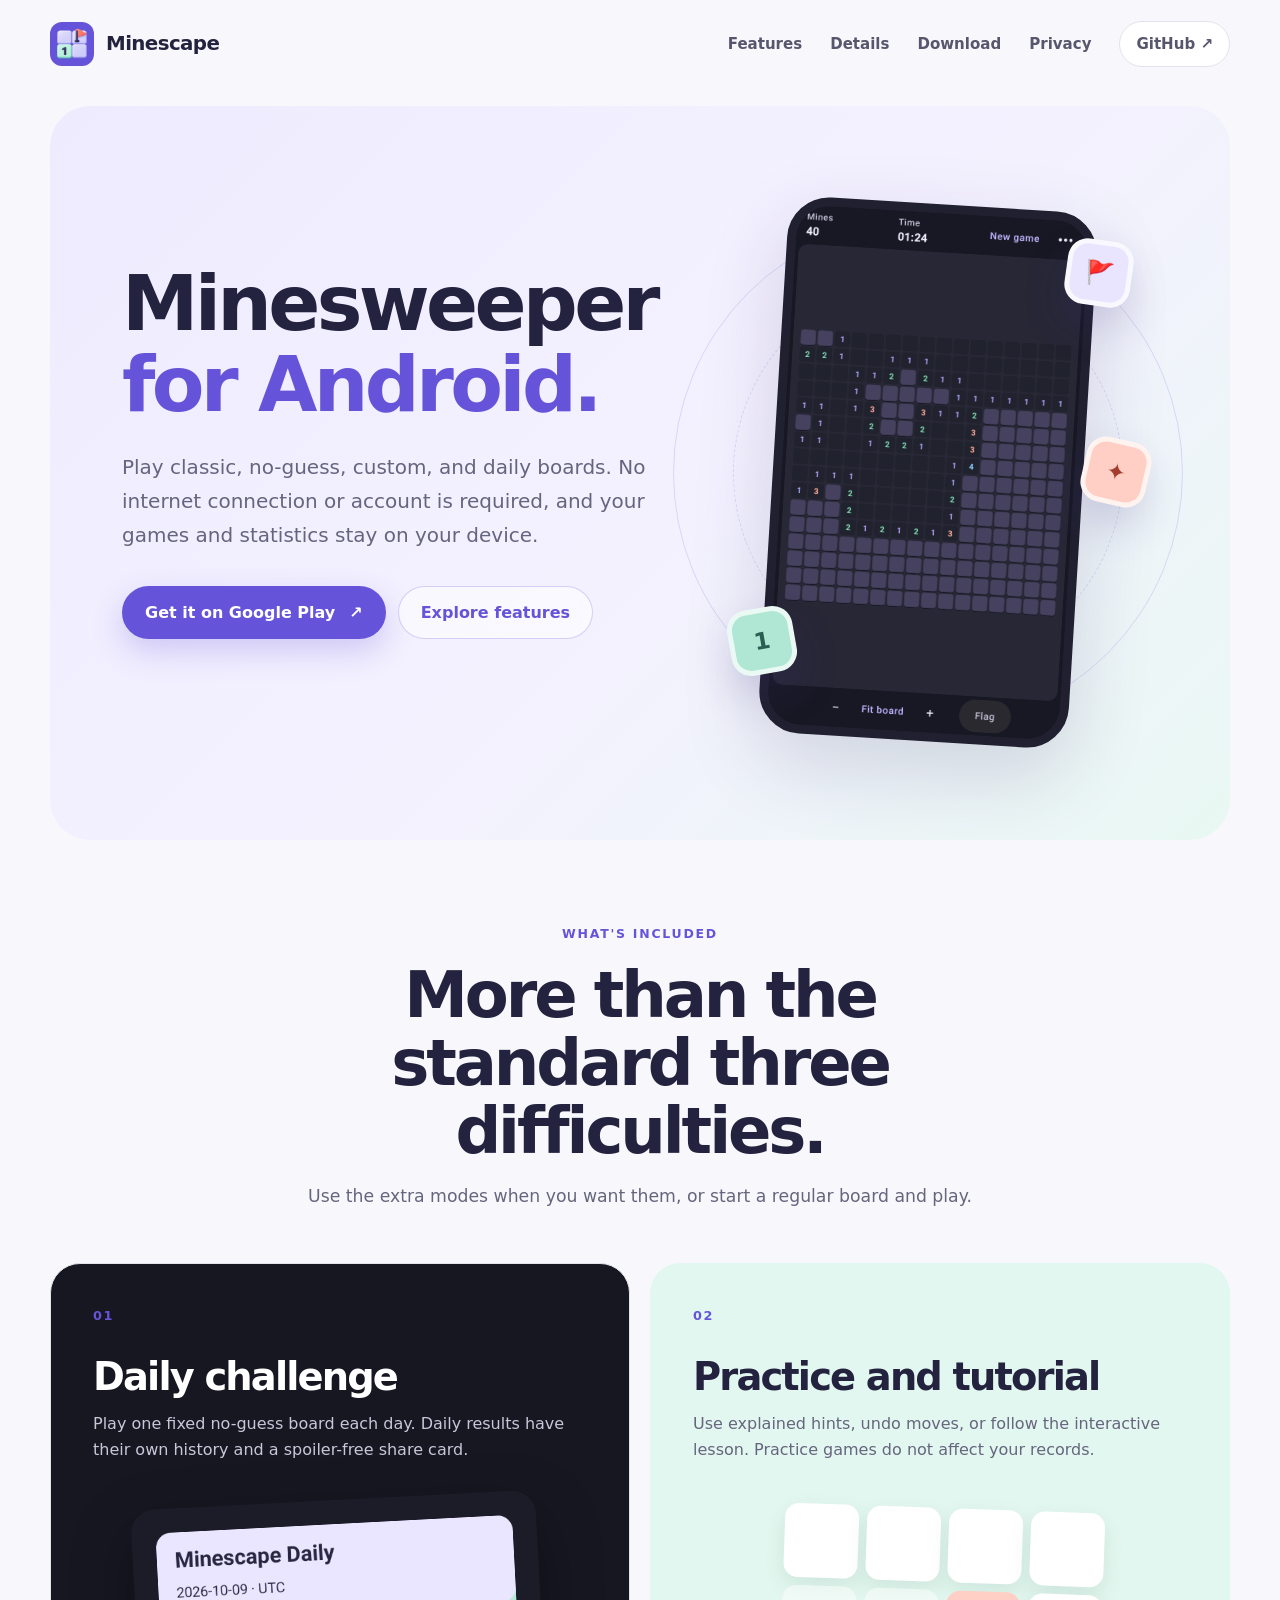
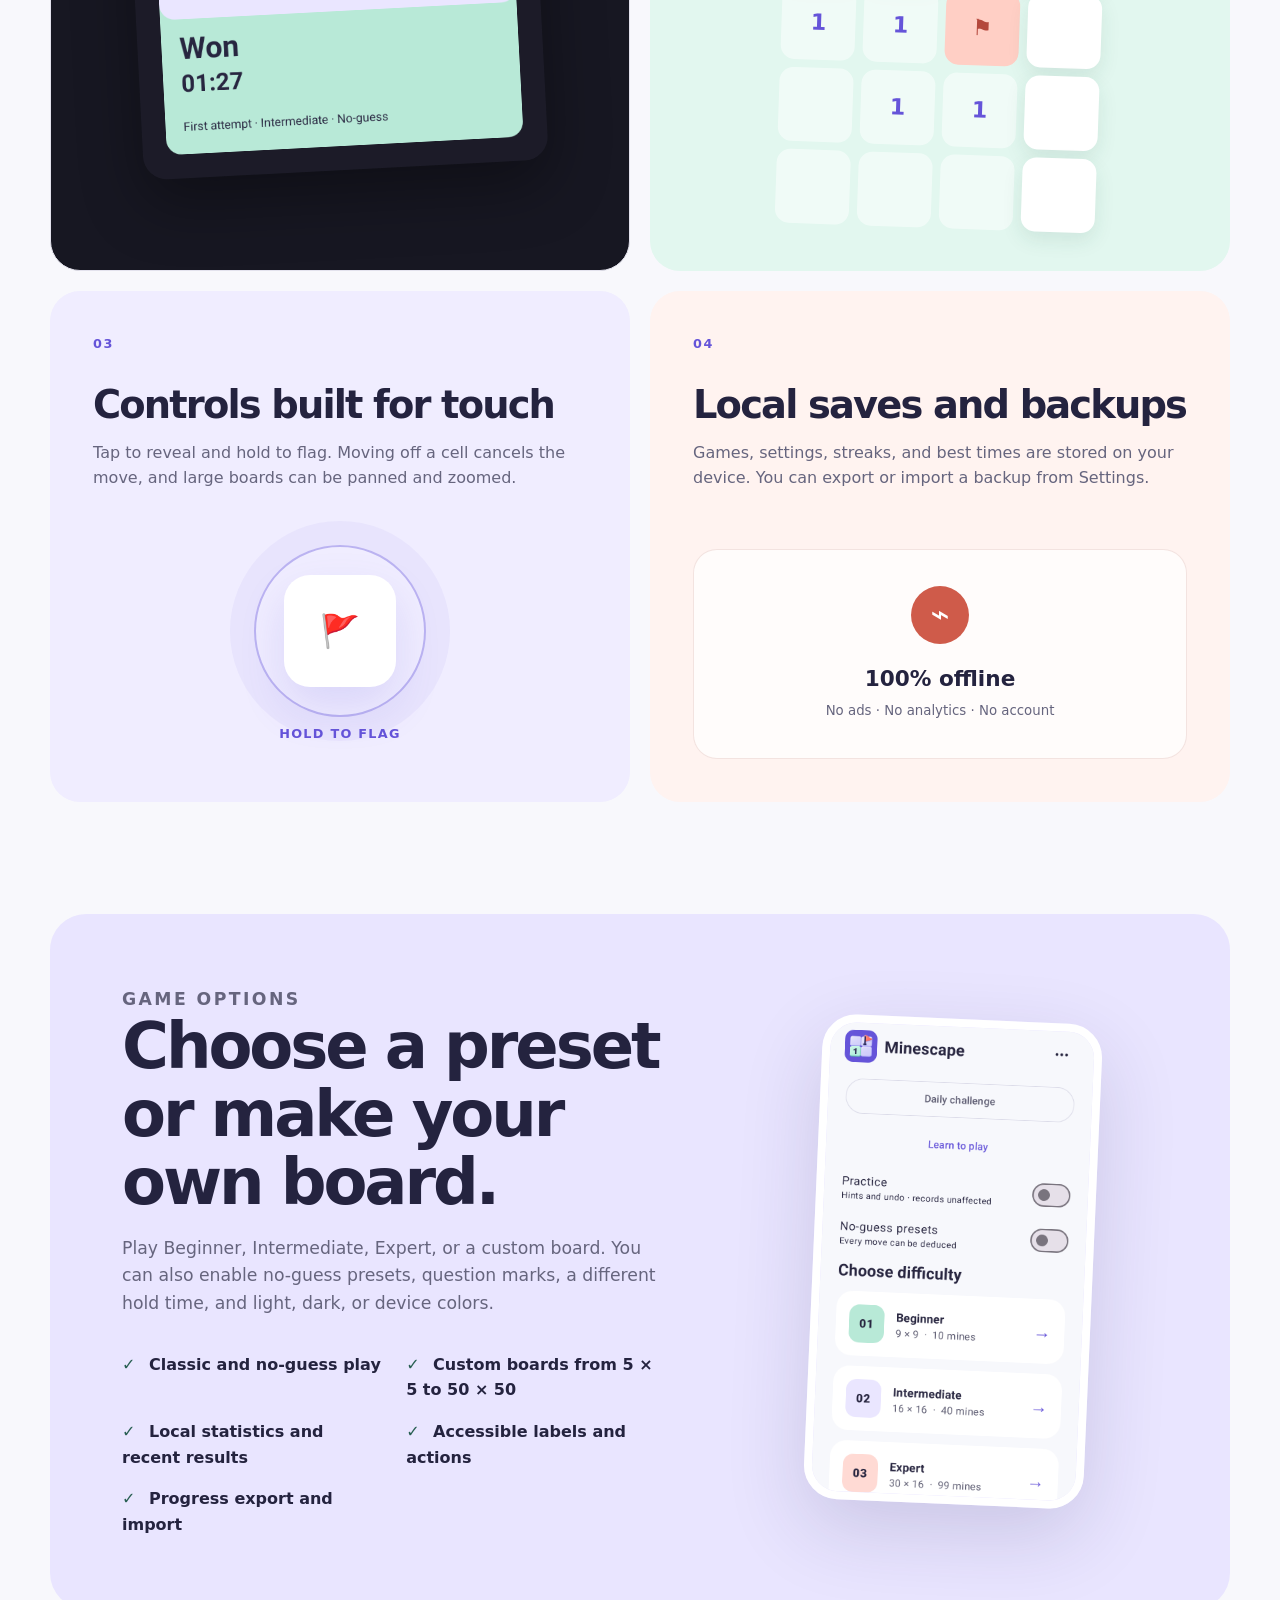
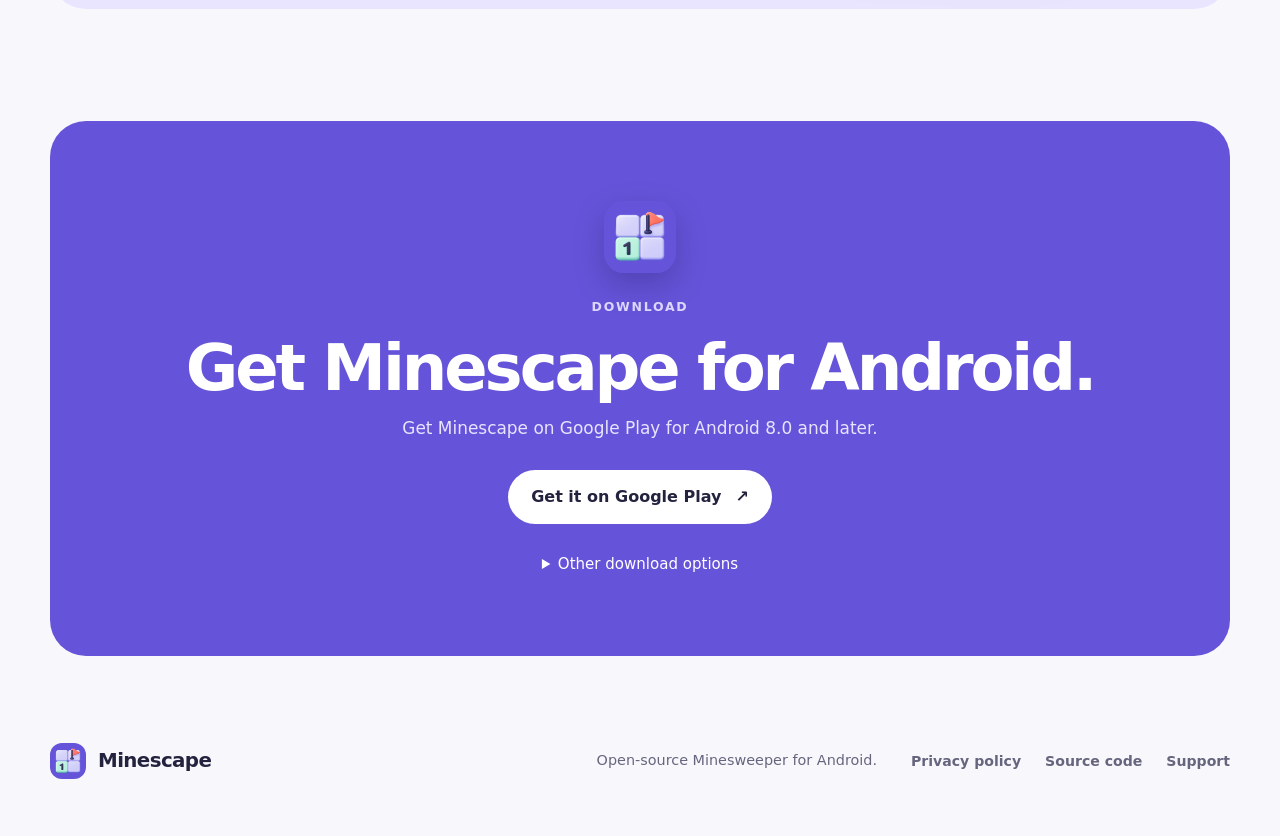
<file: docs/index.html>
<!doctype html>
<html lang="en">
<head>
  <meta charset="utf-8">
  <meta name="viewport" content="width=device-width, initial-scale=1">
  <meta name="theme-color" content="#6554d9">
  <meta name="description" content="Minescape is an offline Minesweeper game for Android with daily challenges, no-guess boards, practice tools, and local statistics.">
  <meta property="og:title" content="Minescape for Android">
  <meta property="og:description" content="Offline Minesweeper for Android, with daily challenges and no-guess boards.">
  <meta property="og:type" content="website">
  <meta property="og:url" content="https://cbulock.github.io/minescape/">
  <meta property="og:image" content="https://cbulock.github.io/minescape/assets/minescape-preview.png">
  <title>Minescape for Android</title>
  <link rel="icon" href="assets/minescape-icon.png" type="image/png">
  <link rel="stylesheet" href="styles.css?v=4">
</head>
<body>
  <a class="skip-link" href="#main">Skip to content</a>
  <header class="site-header">
    <a class="brand" href="./" aria-label="Minescape home">
      <img src="assets/minescape-icon.png" alt="" width="44" height="44">
      <span>Minescape</span>
    </a>
    <nav aria-label="Main navigation">
      <a href="#features">Features</a>
      <a href="#details">Details</a>
      <a href="#download">Download</a>
      <a href="privacy.html">Privacy</a>
      <a class="nav-github" href="https://github.com/cbulock/minescape">GitHub <span aria-hidden="true">↗</span></a>
    </nav>
  </header>

  <main id="main">
    <section class="hero">
      <div class="hero-copy">
        <h1>Minesweeper<br><em>for Android.</em></h1>
        <p class="hero-lede">Play classic, no-guess, custom, and daily boards. No internet connection or account is required, and your games and statistics stay on your device.</p>
        <div class="hero-actions">
          <a class="button button-primary" href="https://play.google.com/store/apps/details?id=com.cbulock.minescape">Get it on Google Play <span aria-hidden="true">↗</span></a>
          <a class="button button-secondary" href="#features">Explore features</a>
        </div>
      </div>

      <div class="hero-visual" aria-label="Minescape game preview">
        <div class="orbit orbit-one"></div>
        <div class="orbit orbit-two"></div>
        <figure class="phone phone-main">
          <img src="assets/game-dark.png" alt="A Minescape game board in dark mode" width="720" height="1280">
        </figure>
        <div class="floating-tile tile-flag" aria-hidden="true">🚩</div>
        <div class="floating-tile tile-one" aria-hidden="true">1</div>
        <div class="floating-tile tile-mine" aria-hidden="true">✦</div>
      </div>
    </section>

    <section class="feature-intro" id="features">
      <p class="section-kicker">What's included</p>
      <h2>More than the standard three difficulties.</h2>
      <p>Use the extra modes when you want them, or start a regular board and play.</p>
    </section>

    <section class="feature-grid" aria-label="Features">
      <article class="feature feature-daily">
        <div class="feature-copy">
          <span class="feature-number">01</span>
          <h3>Daily challenge</h3>
          <p>Play one fixed no-guess board each day. Daily results have their own history and a spoiler-free share card.</p>
        </div>
        <img src="assets/daily-share.png" alt="A Minescape Daily result card showing a win" width="1080" height="720" loading="lazy">
      </article>

      <article class="feature feature-practice">
        <div class="feature-copy">
          <span class="feature-number">02</span>
          <h3>Practice and tutorial</h3>
          <p>Use explained hints, undo moves, or follow the interactive lesson. Practice games do not affect your records.</p>
        </div>
        <div class="practice-board" aria-hidden="true">
          <span class="covered"></span><span class="covered"></span><span class="covered"></span><span class="covered"></span>
          <span class="open one">1</span><span class="open one">1</span><span class="flag">⚑</span><span class="covered"></span>
          <span class="open"></span><span class="open one">1</span><span class="open one">1</span><span class="covered"></span>
          <span class="open"></span><span class="open"></span><span class="open"></span><span class="covered"></span>
        </div>
      </article>

      <article class="feature feature-control">
        <div class="feature-copy">
          <span class="feature-number">03</span>
          <h3>Controls built for touch</h3>
          <p>Tap to reveal and hold to flag. Moving off a cell cancels the move, and large boards can be panned and zoomed.</p>
        </div>
        <div class="gesture-demo" aria-hidden="true">
          <div class="gesture-cell">🚩</div>
          <div class="gesture-ring"></div>
          <p>Hold to flag</p>
        </div>
      </article>

      <article class="feature feature-local">
        <div class="feature-copy">
          <span class="feature-number">04</span>
          <h3>Local saves and backups</h3>
          <p>Games, settings, streaks, and best times are stored on your device. You can export or import a backup from Settings.</p>
        </div>
        <div class="local-badge" aria-hidden="true">
          <span>⌁</span>
          <strong>100% offline</strong>
          <small>No ads · No analytics · No account</small>
        </div>
      </article>
    </section>

    <section class="detail-section" id="details">
      <div class="detail-copy">
        <p class="section-kicker">Game options</p>
        <h2>Choose a preset or make your own board.</h2>
        <p>Play Beginner, Intermediate, Expert, or a custom board. You can also enable no-guess presets, question marks, a different hold time, and light, dark, or device colors.</p>
        <ul class="check-list">
          <li><span>✓</span> Classic and no-guess play</li>
          <li><span>✓</span> Custom boards from 5 × 5 to 50 × 50</li>
          <li><span>✓</span> Local statistics and recent results</li>
          <li><span>✓</span> Accessible labels and actions</li>
          <li><span>✓</span> Progress export and import</li>
        </ul>
      </div>
      <figure class="detail-preview">
        <img src="assets/home.png" alt="Minescape home screen with daily challenge, practice, no-guess, and difficulty controls" width="720" height="1280" loading="lazy">
      </figure>
    </section>

    <section class="closing" id="download" aria-labelledby="download-title">
      <img src="assets/minescape-icon.png" alt="" width="72" height="72" loading="lazy">
      <p class="section-kicker">Download</p>
      <h2 id="download-title">Get Minescape for Android.</h2>
      <p>Get Minescape on Google Play for Android 8.0 and later.</p>
      <a class="button button-light" href="https://play.google.com/store/apps/details?id=com.cbulock.minescape">Get it on Google Play <span aria-hidden="true">↗</span></a>
      <details class="download-options">
        <summary>Other download options</summary>
        <p><a href="https://github.com/cbulock/minescape/releases/latest/download/minescape.apk">Download the APK directly</a>. Open the file on your Android device, then allow installation from your browser or file manager when Android asks.</p>
        <p class="download-links"><a href="https://github.com/cbulock/minescape/releases">APK release notes and checksums</a></p>
      </details>
    </section>
  </main>

  <footer>
    <a class="brand footer-brand" href="./"><img src="assets/minescape-icon.png" alt="" width="36" height="36"><span>Minescape</span></a>
    <p>Open-source Minesweeper for Android.</p>
    <div class="footer-links">
      <a href="privacy.html">Privacy policy</a>
      <a href="https://github.com/cbulock/minescape">Source code</a>
      <a href="https://github.com/cbulock/minescape/issues">Support</a>
    </div>
  </footer>
</body>
</html>
</file>
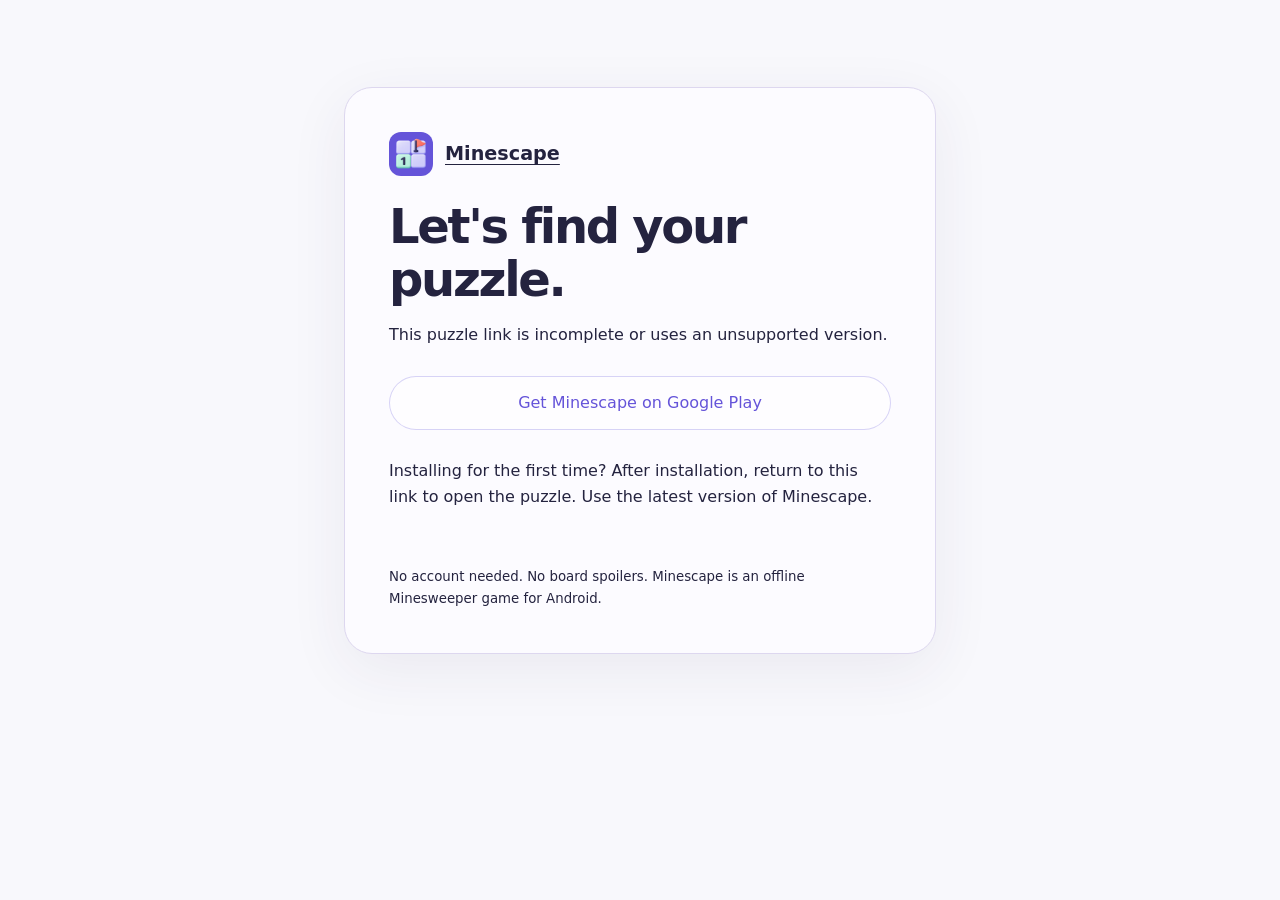
<file: docs/play/index.html>
<!doctype html>
<html lang="en">
<head>
  <meta charset="utf-8">
  <meta name="viewport" content="width=device-width, initial-scale=1">
  <meta name="theme-color" content="#6554d9">
  <meta name="referrer" content="no-referrer">
  <meta name="description" content="A Minescape puzzle is waiting for you. Open it in the Android app or install Minescape to play.">
  <meta property="og:title" content="Play a Minescape puzzle">
  <meta property="og:description" content="Same board. Your own deductions. A shared Minesweeper challenge for Android.">
  <title>Play a shared puzzle · Minescape</title>
  <link rel="icon" href="../assets/minescape-icon.png">
  <link rel="stylesheet" href="../styles.css?v=4">
  <style>
    .challenge-shell{max-width:640px;margin:7vh auto;padding:24px}
    .challenge-card{background:#fcfbff;border:1px solid #ddd7ef;border-radius:28px;padding:clamp(24px,5vw,44px);box-shadow:0 16px 60px #34285a12}
    .challenge-card h1{font-size:clamp(2rem,7vw,3rem);line-height:1.1;margin:24px 0 16px}
    .challenge-card p{line-height:1.65}.challenge-actions{display:flex;flex-direction:column;gap:12px;margin:28px 0}
    .challenge-actions .button{text-align:center;justify-content:center;font:inherit;cursor:pointer}
    .challenge-card textarea{width:100%;box-sizing:border-box;min-height:90px;border:1px solid #b8afce;border-radius:12px;padding:12px;font:inherit;background:#fff;color:#282640;overflow-wrap:anywhere}
    .challenge-card small{display:block;line-height:1.6}.challenge-card [hidden]{display:none}.challenge-brand{display:flex;align-items:center;gap:12px;font-weight:700;font-size:1.2rem}
    .challenge-brand img{width:44px;height:44px;border-radius:12px}#status{min-height:1.5em}
  </style>
  <script src="play.js" defer></script>
</head>
<body>
  <main class="challenge-shell">
    <article class="challenge-card">
      <a class="challenge-brand" href="../"><img src="../assets/minescape-icon.png" alt="">Minescape</a>
      <h1 id="title">A puzzle is waiting.</h1>
      <p id="description">Open a shared Minescape link to play the same puzzle on your Android device.</p>
      <div class="challenge-actions">
        <a class="button button-primary" id="open-app" hidden>Open in Minescape</a>
        <a class="button button-secondary" href="https://play.google.com/store/apps/details?id=com.cbulock.minescape">Get Minescape on Google Play</a>
        <button class="button button-secondary" id="copy-link" type="button" hidden>Copy puzzle link</button>
      </div>
      <p id="instructions" hidden>Already installed? Choose <strong>Open in Minescape</strong>. If your browser stays here, copy the link and choose <strong>Open shared board</strong> in the app menu.</p>
      <p>Installing for the first time? After installation, return to this link to open the puzzle. Use the latest version of Minescape.</p>
      <label id="manual-label" for="manual-link" hidden>Puzzle link — select and copy</label>
      <textarea id="manual-link" readonly hidden></textarea>
      <p id="status" role="status" aria-live="polite"></p>
      <small>No account needed. No board spoilers. Minescape is an offline Minesweeper game for Android.</small>
      <noscript><p>Enable JavaScript to open this puzzle, or copy this page's full address and paste it into Minescape's <strong>Open shared board</strong> menu.</p></noscript>
    </article>
  </main>
</body>
</html>
</file>
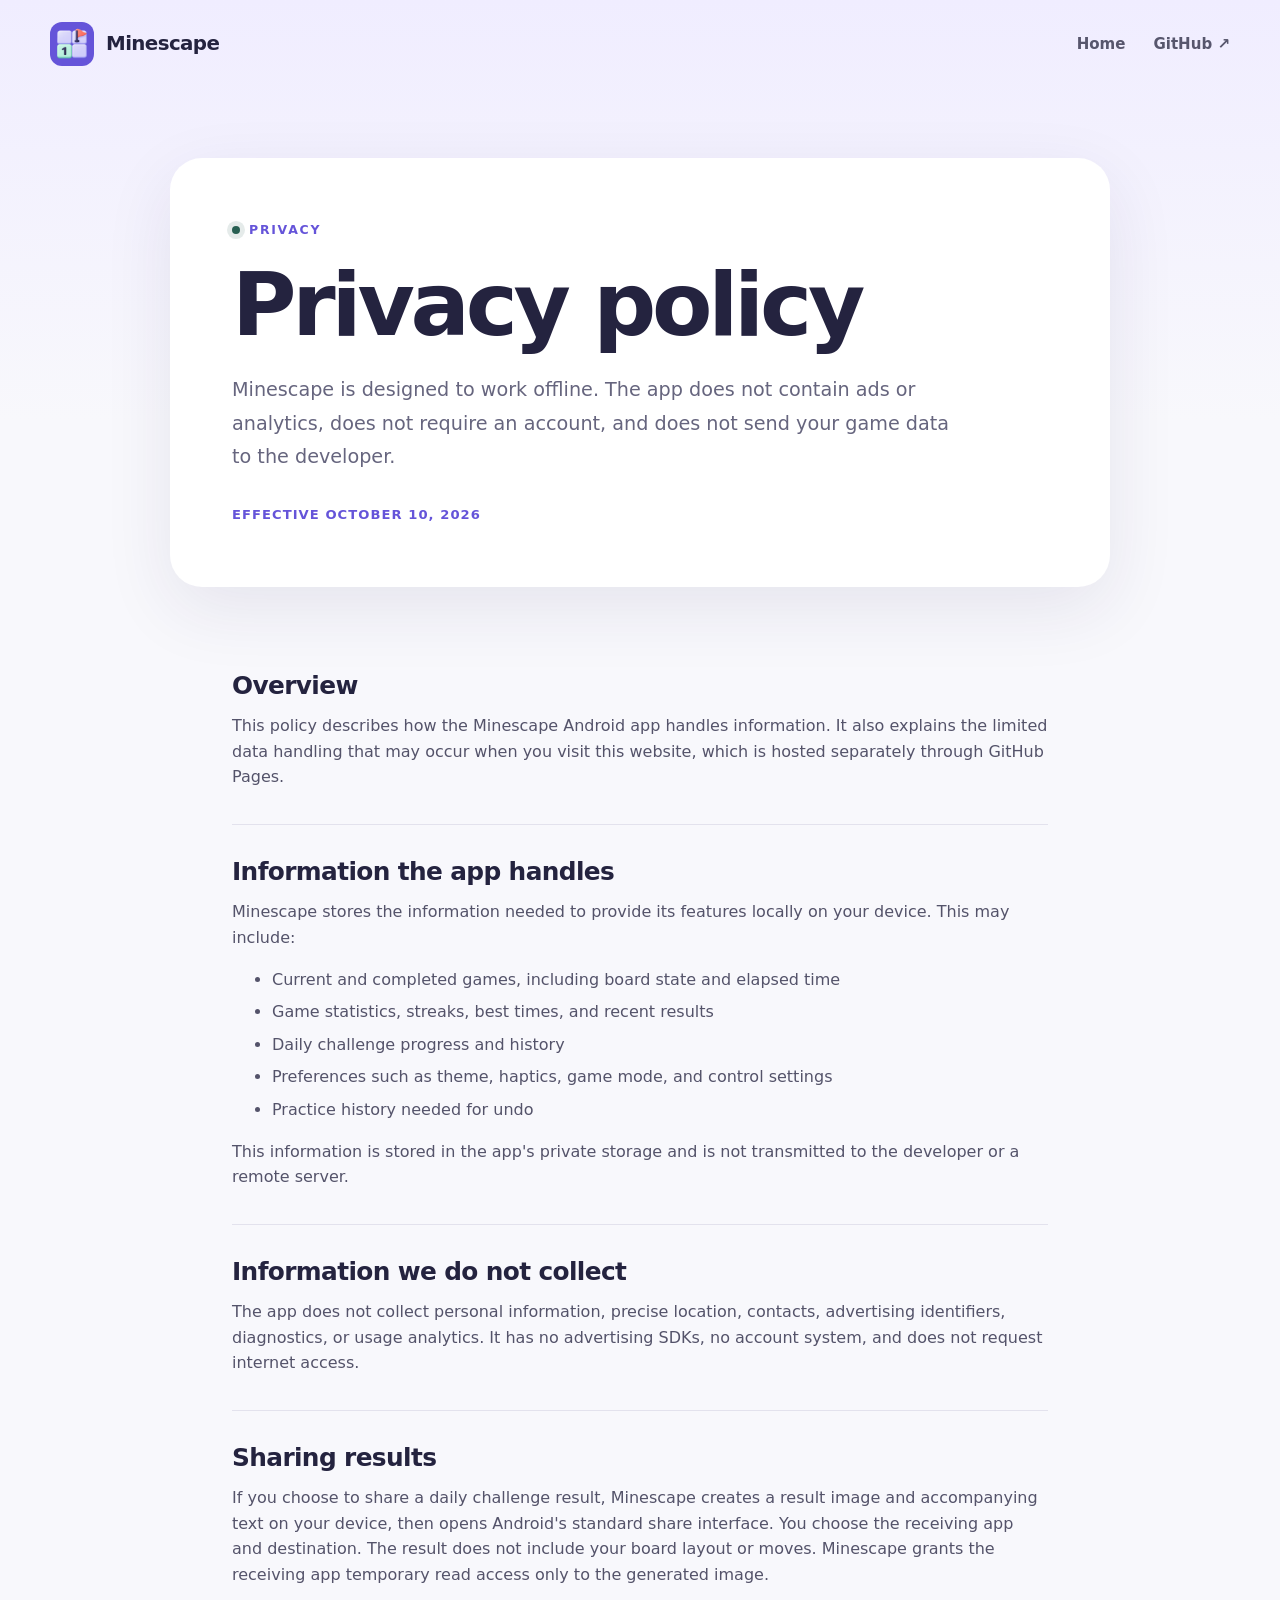
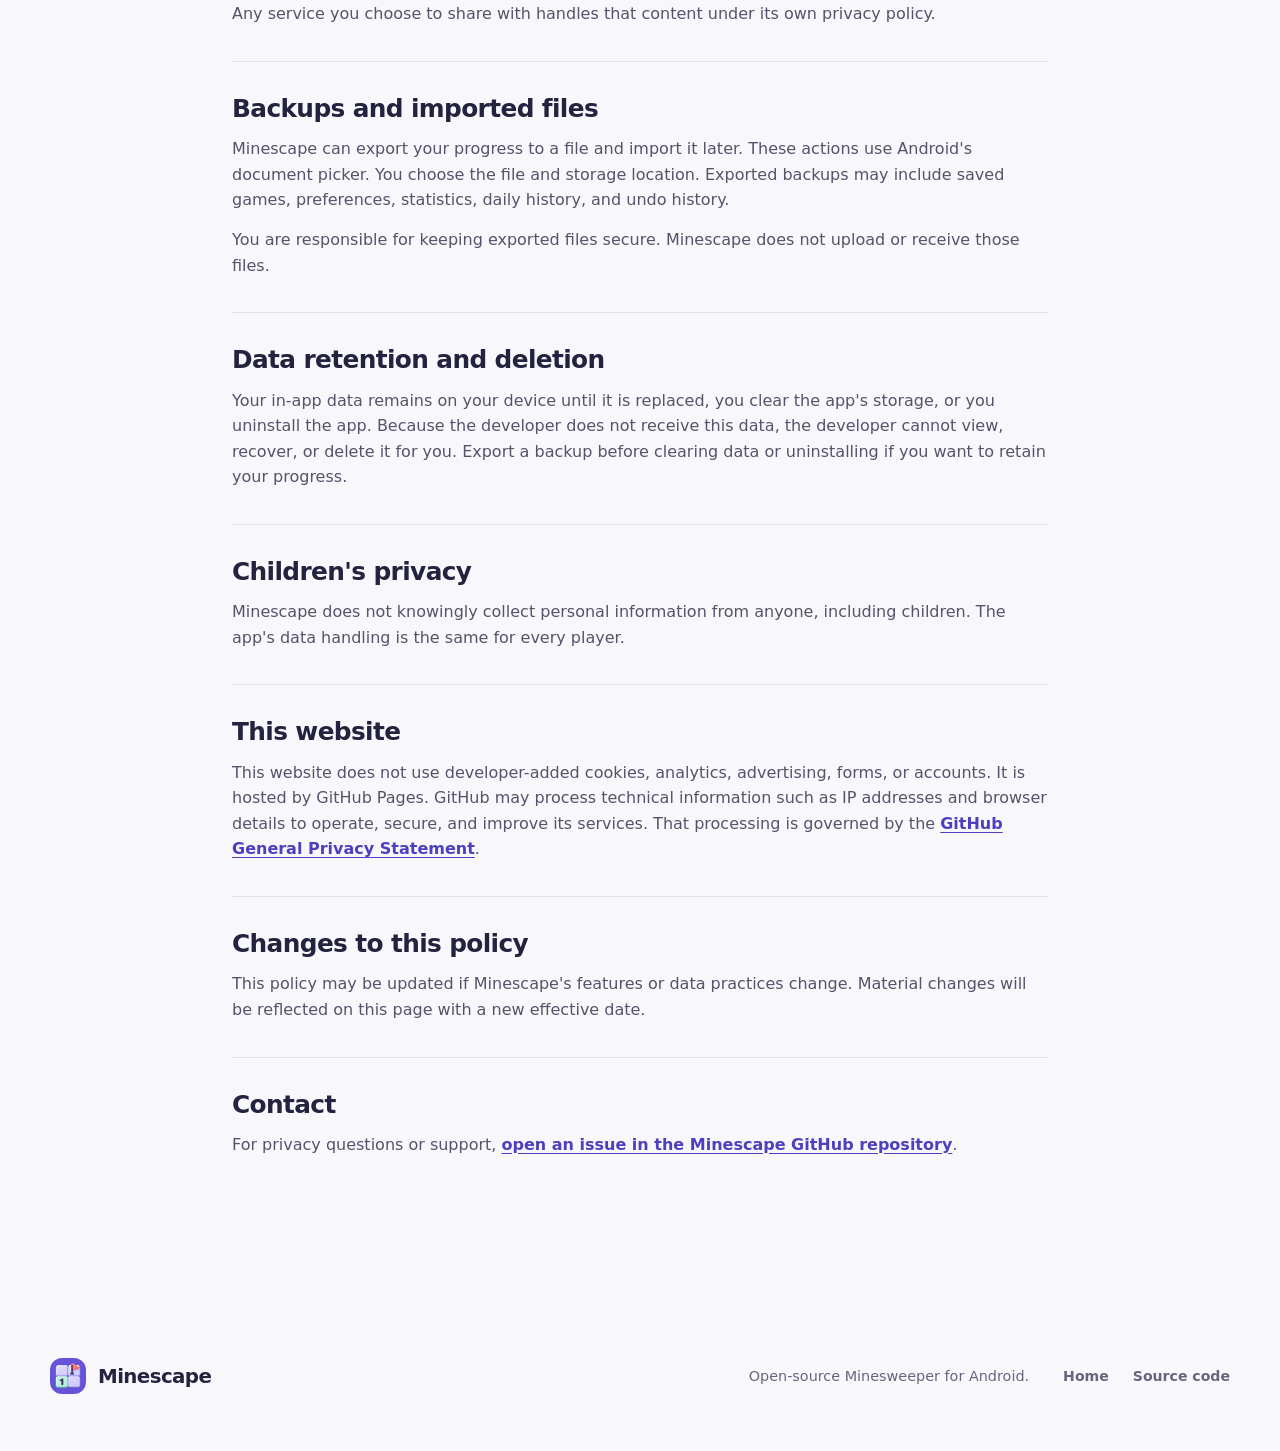
<file: docs/privacy.html>
<!doctype html>
<html lang="en">
<head>
  <meta charset="utf-8">
  <meta name="viewport" content="width=device-width, initial-scale=1">
  <meta name="theme-color" content="#6554d9">
  <meta name="description" content="Privacy policy for the Minescape Android app.">
  <title>Privacy Policy · Minescape</title>
  <link rel="icon" href="assets/minescape-icon.png" type="image/png">
  <link rel="stylesheet" href="styles.css?v=2">
</head>
<body class="policy-page">
  <a class="skip-link" href="#main">Skip to content</a>
  <header class="site-header">
    <a class="brand" href="./" aria-label="Minescape home">
      <img src="assets/minescape-icon.png" alt="" width="44" height="44">
      <span>Minescape</span>
    </a>
    <nav aria-label="Main navigation">
      <a href="./">Home</a>
      <a href="https://github.com/cbulock/minescape">GitHub <span aria-hidden="true">↗</span></a>
    </nav>
  </header>

  <main id="main" class="policy-layout">
    <header class="policy-title">
      <p class="eyebrow"><span></span> Privacy</p>
      <h1>Privacy policy</h1>
      <p class="policy-summary">Minescape is designed to work offline. The app does not contain ads or analytics, does not require an account, and does not send your game data to the developer.</p>
      <p class="effective-date">Effective October 10, 2026</p>
    </header>

    <article class="policy-content">
      <section>
        <h2>Overview</h2>
        <p>This policy describes how the Minescape Android app handles information. It also explains the limited data handling that may occur when you visit this website, which is hosted separately through GitHub Pages.</p>
      </section>

      <section>
        <h2>Information the app handles</h2>
        <p>Minescape stores the information needed to provide its features locally on your device. This may include:</p>
        <ul>
          <li>Current and completed games, including board state and elapsed time</li>
          <li>Game statistics, streaks, best times, and recent results</li>
          <li>Daily challenge progress and history</li>
          <li>Preferences such as theme, haptics, game mode, and control settings</li>
          <li>Practice history needed for undo</li>
        </ul>
        <p>This information is stored in the app's private storage and is not transmitted to the developer or a remote server.</p>
      </section>

      <section>
        <h2>Information we do not collect</h2>
        <p>The app does not collect personal information, precise location, contacts, advertising identifiers, diagnostics, or usage analytics. It has no advertising SDKs, no account system, and does not request internet access.</p>
      </section>

      <section>
        <h2>Sharing results</h2>
        <p>If you choose to share a daily challenge result, Minescape creates a result image and accompanying text on your device, then opens Android's standard share interface. You choose the receiving app and destination. The result does not include your board layout or moves. Minescape grants the receiving app temporary read access only to the generated image.</p>
        <p>Any service you choose to share with handles that content under its own privacy policy.</p>
      </section>

      <section>
        <h2>Backups and imported files</h2>
        <p>Minescape can export your progress to a file and import it later. These actions use Android's document picker. You choose the file and storage location. Exported backups may include saved games, preferences, statistics, daily history, and undo history.</p>
        <p>You are responsible for keeping exported files secure. Minescape does not upload or receive those files.</p>
      </section>

      <section>
        <h2>Data retention and deletion</h2>
        <p>Your in-app data remains on your device until it is replaced, you clear the app's storage, or you uninstall the app. Because the developer does not receive this data, the developer cannot view, recover, or delete it for you. Export a backup before clearing data or uninstalling if you want to retain your progress.</p>
      </section>

      <section>
        <h2>Children's privacy</h2>
        <p>Minescape does not knowingly collect personal information from anyone, including children. The app's data handling is the same for every player.</p>
      </section>

      <section>
        <h2>This website</h2>
        <p>This website does not use developer-added cookies, analytics, advertising, forms, or accounts. It is hosted by GitHub Pages. GitHub may process technical information such as IP addresses and browser details to operate, secure, and improve its services. That processing is governed by the <a href="https://docs.github.com/en/site-policy/privacy-policies/github-general-privacy-statement">GitHub General Privacy Statement</a>.</p>
      </section>

      <section>
        <h2>Changes to this policy</h2>
        <p>This policy may be updated if Minescape's features or data practices change. Material changes will be reflected on this page with a new effective date.</p>
      </section>

      <section>
        <h2>Contact</h2>
        <p>For privacy questions or support, <a href="https://github.com/cbulock/minescape/issues">open an issue in the Minescape GitHub repository</a>.</p>
      </section>
    </article>
  </main>

  <footer>
    <a class="brand footer-brand" href="./"><img src="assets/minescape-icon.png" alt="" width="36" height="36"><span>Minescape</span></a>
    <p>Open-source Minesweeper for Android.</p>
    <div class="footer-links"><a href="./">Home</a><a href="https://github.com/cbulock/minescape">Source code</a></div>
  </footer>
</body>
</html>
</file>
<file: docs/styles.css>
:root {
  color-scheme: light;
  --ink: #24233f;
  --muted: #66657e;
  --purple: #6554d9;
  --purple-dark: #4c3fc0;
  --lavender: #e9e5ff;
  --lavender-light: #f7f5ff;
  --mint: #afe7d4;
  --mint-dark: #285f52;
  --coral: #ffcfc5;
  --paper: #f8f8fc;
  --white: #fff;
  --night: #171722;
  --border: #e3e2ed;
  --shadow: 0 28px 80px rgba(43, 36, 94, .16);
  --max: 1180px;
}

* { box-sizing: border-box; }

html { scroll-behavior: smooth; }

body {
  margin: 0;
  color: var(--ink);
  background: var(--paper);
  font-family: Inter, ui-sans-serif, system-ui, -apple-system, BlinkMacSystemFont, "Segoe UI", sans-serif;
  line-height: 1.6;
  text-rendering: optimizeLegibility;
}

a { color: inherit; text-underline-offset: .2em; }
img { display: block; max-width: 100%; height: auto; }

.skip-link {
  position: fixed;
  z-index: 100;
  top: 12px;
  left: 12px;
  padding: 10px 16px;
  border-radius: 9px;
  background: var(--ink);
  color: white;
  transform: translateY(-150%);
}
.skip-link:focus { transform: translateY(0); }

.site-header {
  width: min(calc(100% - 40px), var(--max));
  min-height: 88px;
  margin: 0 auto;
  display: flex;
  align-items: center;
  justify-content: space-between;
  gap: 28px;
}

.brand {
  display: inline-flex;
  align-items: center;
  gap: 12px;
  color: var(--ink);
  font-size: 1.24rem;
  font-weight: 800;
  letter-spacing: -.03em;
  text-decoration: none;
}
.brand img { border-radius: 12px; }

nav { display: flex; align-items: center; gap: 28px; }
nav a { color: #57566d; font-size: .94rem; font-weight: 650; text-decoration: none; }
nav a:hover, nav a:focus-visible { color: var(--purple); }
.nav-github { padding: 10px 16px; border: 1px solid var(--border); border-radius: 999px; background: var(--white); }

.hero {
  width: min(calc(100% - 40px), var(--max));
  min-height: 680px;
  margin: 18px auto 84px;
  padding: 82px 72px;
  display: grid;
  grid-template-columns: 1.05fr .95fr;
  align-items: center;
  gap: 64px;
  overflow: hidden;
  border-radius: 40px;
  background: linear-gradient(135deg, #eeebff 0%, #f4f1ff 54%, #e9f8f3 100%);
}

.eyebrow, .section-kicker {
  margin: 0 0 18px;
  color: var(--purple);
  font-size: .78rem;
  font-weight: 850;
  letter-spacing: .14em;
  text-transform: uppercase;
}
.eyebrow { display: flex; align-items: center; gap: 9px; }
.eyebrow span { width: 8px; height: 8px; border-radius: 50%; background: var(--mint-dark); box-shadow: 0 0 0 5px rgba(40, 95, 82, .12); }

h1, h2, h3 { margin-top: 0; line-height: 1.06; letter-spacing: -.048em; }
h1 { max-width: 690px; margin-bottom: 24px; font-size: clamp(3.1rem, 6vw, 5.8rem); }
h1 em { color: var(--purple); font-style: normal; }
.hero-lede { max-width: 590px; margin: 0; color: var(--muted); font-size: clamp(1.05rem, 1.8vw, 1.25rem); line-height: 1.7; }

.hero-actions { margin: 34px 0 44px; display: flex; flex-wrap: wrap; gap: 12px; }
.button {
  min-height: 52px;
  padding: 13px 22px;
  display: inline-flex;
  align-items: center;
  justify-content: center;
  gap: 14px;
  border: 1px solid transparent;
  border-radius: 999px;
  font-weight: 750;
  text-decoration: none;
  transition: transform .2s ease, box-shadow .2s ease, background .2s ease;
}
.button:hover { transform: translateY(-2px); }
.button-primary { color: white; background: var(--purple); box-shadow: 0 12px 30px rgba(101, 84, 217, .25); }
.button-primary:hover { background: var(--purple-dark); box-shadow: 0 16px 34px rgba(101, 84, 217, .31); }
.button-secondary { border-color: rgba(101, 84, 217, .25); color: var(--purple); background: rgba(255, 255, 255, .55); }
.button-light { color: var(--ink); background: white; }

.hero-visual { position: relative; min-height: 570px; display: grid; place-items: center; }
.phone { position: relative; z-index: 2; margin: 0; overflow: hidden; border: 9px solid #202030; border-radius: 42px; background: var(--night); box-shadow: var(--shadow); }
.phone-main { width: min(310px, 68vw); transform: rotate(3.5deg); }
.phone img { width: 100%; }
.orbit { position: absolute; border: 1px solid rgba(101, 84, 217, .18); border-radius: 50%; }
.orbit-one { width: 510px; height: 510px; }
.orbit-two { width: 390px; height: 390px; border-style: dashed; }
.floating-tile { position: absolute; z-index: 3; width: 66px; aspect-ratio: 1; display: grid; place-items: center; border: 5px solid rgba(255,255,255,.75); border-radius: 20px; box-shadow: 0 20px 40px rgba(62, 51, 134, .18); font-size: 1.45rem; font-weight: 900; }
.tile-flag { top: 52px; right: 1%; background: var(--lavender); transform: rotate(8deg); }
.tile-one { bottom: 84px; left: 2%; color: var(--mint-dark); background: var(--mint); transform: rotate(-10deg); }
.tile-mine { top: 44%; right: -3%; color: #a43d2f; background: var(--coral); transform: rotate(13deg); }

.feature-intro { max-width: 780px; margin: 0 auto 52px; padding: 0 28px; text-align: center; }
.feature-intro h2, .detail-copy h2, .closing h2 { margin-bottom: 18px; font-size: clamp(2.3rem, 5vw, 4.2rem); }
.feature-intro > p:last-child, .detail-copy > p { margin: 0; color: var(--muted); font-size: 1.08rem; }

.feature-grid { width: min(calc(100% - 40px), var(--max)); margin: 0 auto 112px; display: grid; grid-template-columns: repeat(2, 1fr); gap: 20px; }
.feature { min-height: 480px; padding: 42px; overflow: hidden; border: 1px solid var(--border); border-radius: 30px; background: var(--white); }
.feature h3 { margin-bottom: 14px; font-size: clamp(1.8rem, 3vw, 2.65rem); }
.feature p { max-width: 510px; margin: 0; color: var(--muted); }
.feature-number { display: block; margin-bottom: 30px; color: var(--purple); font-size: .8rem; font-weight: 850; letter-spacing: .12em; }
.feature-daily { background: var(--night); color: white; }
.feature-daily p { color: #c9c6d9; }
.feature-daily img { width: 82%; margin: 38px auto -88px; border-radius: 24px; transform: rotate(-3deg); box-shadow: 0 24px 60px rgba(0,0,0,.35); }
.feature-practice { background: #e2f7ef; border-color: transparent; }
.practice-board { width: min(320px, 100%); margin: 46px auto 0; display: grid; grid-template-columns: repeat(4, 1fr); gap: 8px; transform: rotate(2deg); }
.practice-board span { aspect-ratio: 1; display: grid; place-items: center; border-radius: 14px; font-size: 1.4rem; font-weight: 850; }
.practice-board .covered { background: #fff; box-shadow: 0 8px 20px rgba(32, 91, 73, .1); }
.practice-board .open { background: rgba(255,255,255,.5); }
.practice-board .one { color: var(--purple); }
.practice-board .flag { color: #b4483c; background: var(--coral); }
.feature-control { background: #f0edff; border-color: transparent; }
.gesture-demo { position: relative; height: 225px; margin-top: 28px; display: grid; place-items: center; }
.gesture-cell { z-index: 2; width: 112px; aspect-ratio: 1; display: grid; place-items: center; border-radius: 26px; background: white; box-shadow: 0 20px 45px rgba(101,84,217,.16); font-size: 2rem; }
.gesture-ring { position: absolute; width: 172px; height: 172px; border: 2px solid rgba(101,84,217,.38); border-radius: 50%; box-shadow: 0 0 0 24px rgba(101,84,217,.06); }
.gesture-demo p { position: absolute; bottom: -1px; color: var(--purple); font-size: .8rem; font-weight: 800; letter-spacing: .1em; text-transform: uppercase; }
.feature-local { background: #fff3f0; border-color: transparent; }
.local-badge { margin-top: 58px; padding: 36px 30px; display: grid; justify-items: center; border: 1px solid rgba(165, 62, 48, .13); border-radius: 24px; background: rgba(255,255,255,.7); text-align: center; }
.local-badge > span { width: 58px; height: 58px; margin-bottom: 18px; display: grid; place-items: center; border-radius: 50%; color: white; background: #cf5b4a; font-size: 2rem; }
.local-badge strong { font-size: 1.35rem; }
.local-badge small { margin-top: 4px; color: var(--muted); }

.detail-section { width: min(calc(100% - 40px), var(--max)); margin: 0 auto 112px; padding: 72px; display: grid; grid-template-columns: 1fr .75fr; align-items: center; gap: 80px; border-radius: 36px; background: #e9e5ff; }
.check-list { margin: 34px 0 0; padding: 0; display: grid; grid-template-columns: 1fr 1fr; gap: 16px 22px; list-style: none; }
.check-list li { font-weight: 670; }
.check-list span { margin-right: 8px; color: var(--mint-dark); }
.detail-preview { width: min(280px, 100%); margin: 0 auto; overflow: hidden; border: 8px solid white; border-radius: 34px; box-shadow: var(--shadow); transform: rotate(2.5deg); }

.closing { width: min(calc(100% - 40px), var(--max)); margin: 0 auto 30px; padding: 80px 32px; border-radius: 36px; color: white; background: var(--purple); text-align: center; }
.closing img { margin: 0 auto 24px; border-radius: 20px; box-shadow: 0 12px 30px rgba(31, 25, 82, .28); }
.closing .section-kicker { color: #dcd7ff; }
.closing h2 { margin-bottom: 12px; }
.closing p:not(.section-kicker) { margin: 0 0 28px; color: #e7e4ff; font-size: 1.06rem; }
.closing > p:not(.section-kicker) { max-width: 680px; margin-left: auto; margin-right: auto; }
.closing p.download-links { margin: 24px auto 0; font-size: .94rem; }
.download-links a { color: white; text-underline-offset: 4px; }
.download-options { max-width: 600px; margin: 28px auto 0; }
.download-options summary { cursor: pointer; font-size: .94rem; text-underline-offset: 4px; }
.download-options summary:hover { text-decoration: underline; }
.download-options[open] summary { margin-bottom: 18px; }
.closing .download-options p { margin-bottom: 0; font-size: .94rem; }
.download-options a { color: white; text-underline-offset: 4px; }

footer { width: min(calc(100% - 40px), var(--max)); min-height: 150px; margin: 0 auto; display: flex; align-items: center; gap: 34px; }
.footer-brand { margin-right: auto; }
footer p { color: var(--muted); font-size: .9rem; }
.footer-links { display: flex; gap: 24px; }
.footer-links a { color: var(--muted); font-size: .88rem; font-weight: 650; text-decoration: none; }
.footer-links a:hover { color: var(--purple); }

.policy-page { background: linear-gradient(180deg, #f0edff 0, var(--paper) 420px); }
.policy-layout { width: min(calc(100% - 40px), 940px); margin: 70px auto 110px; }
.policy-title { margin-bottom: 52px; padding: 62px; border-radius: 32px; background: white; box-shadow: 0 22px 70px rgba(43,36,94,.09); }
.policy-title h1 { margin-bottom: 22px; font-size: clamp(3rem, 8vw, 5.5rem); }
.policy-summary { max-width: 720px; color: var(--muted); font-size: 1.2rem; line-height: 1.75; }
.effective-date { margin: 30px 0 0; color: var(--purple); font-size: .82rem; font-weight: 800; letter-spacing: .08em; text-transform: uppercase; }
.policy-content { padding: 0 62px; }
.policy-content section { padding: 34px 0; border-bottom: 1px solid var(--border); }
.policy-content section:last-child { border: 0; }
.policy-content h2 { margin-bottom: 14px; font-size: 1.55rem; letter-spacing: -.025em; }
.policy-content p, .policy-content li { color: #54536a; }
.policy-content p { margin: 0 0 14px; }
.policy-content p:last-child { margin-bottom: 0; }
.policy-content li + li { margin-top: 7px; }
.policy-content a { color: var(--purple-dark); font-weight: 650; }

@media (max-width: 900px) {
  .site-header nav a:not(.nav-github) { display: none; }
  .hero { padding: 66px 44px; grid-template-columns: 1fr; }
  .hero-visual { min-height: 520px; }
  .feature-grid { grid-template-columns: 1fr; }
  .detail-section { padding: 56px 44px; grid-template-columns: 1fr; }
  .detail-preview { width: 240px; }
}

@media (max-width: 600px) {
  .site-header { width: min(calc(100% - 28px), var(--max)); min-height: 74px; }
  .brand { font-size: 1.08rem; }
  .brand img { width: 38px; height: 38px; }
  nav { gap: 10px; }
  .nav-github { padding: 8px 12px; }
  .hero { width: calc(100% - 20px); margin-top: 8px; padding: 48px 24px 30px; border-radius: 28px; }
  h1 { font-size: clamp(2.75rem, 15vw, 4rem); }
  .hero-visual { min-height: 450px; }
  .phone-main { width: 235px; }
  .orbit-one { width: 390px; height: 390px; }
  .orbit-two { width: 300px; height: 300px; }
  .floating-tile { width: 54px; border-radius: 16px; }
  .tile-mine { right: 0; }
  .feature-intro { margin-bottom: 36px; }
  .feature-grid { width: calc(100% - 20px); margin-bottom: 80px; }
  .feature { min-height: 430px; padding: 30px 24px; border-radius: 24px; }
  .feature-daily img { margin-bottom: -60px; }
  .detail-section { width: calc(100% - 20px); margin-bottom: 80px; padding: 46px 24px; border-radius: 26px; }
  .check-list { grid-template-columns: 1fr; }
  .closing { width: calc(100% - 20px); padding: 64px 22px; border-radius: 26px; }
  footer { padding: 34px 4px; flex-wrap: wrap; gap: 12px 22px; }
  footer p { order: 3; width: 100%; margin: 0; }
  .footer-links { gap: 16px; }
  .policy-layout { width: calc(100% - 20px); margin: 35px auto 80px; }
  .policy-title { padding: 38px 24px; border-radius: 26px; }
  .policy-content { padding: 0 18px; }
}

@media (prefers-reduced-motion: reduce) {
  html { scroll-behavior: auto; }
  .button { transition: none; }
}
</file>
